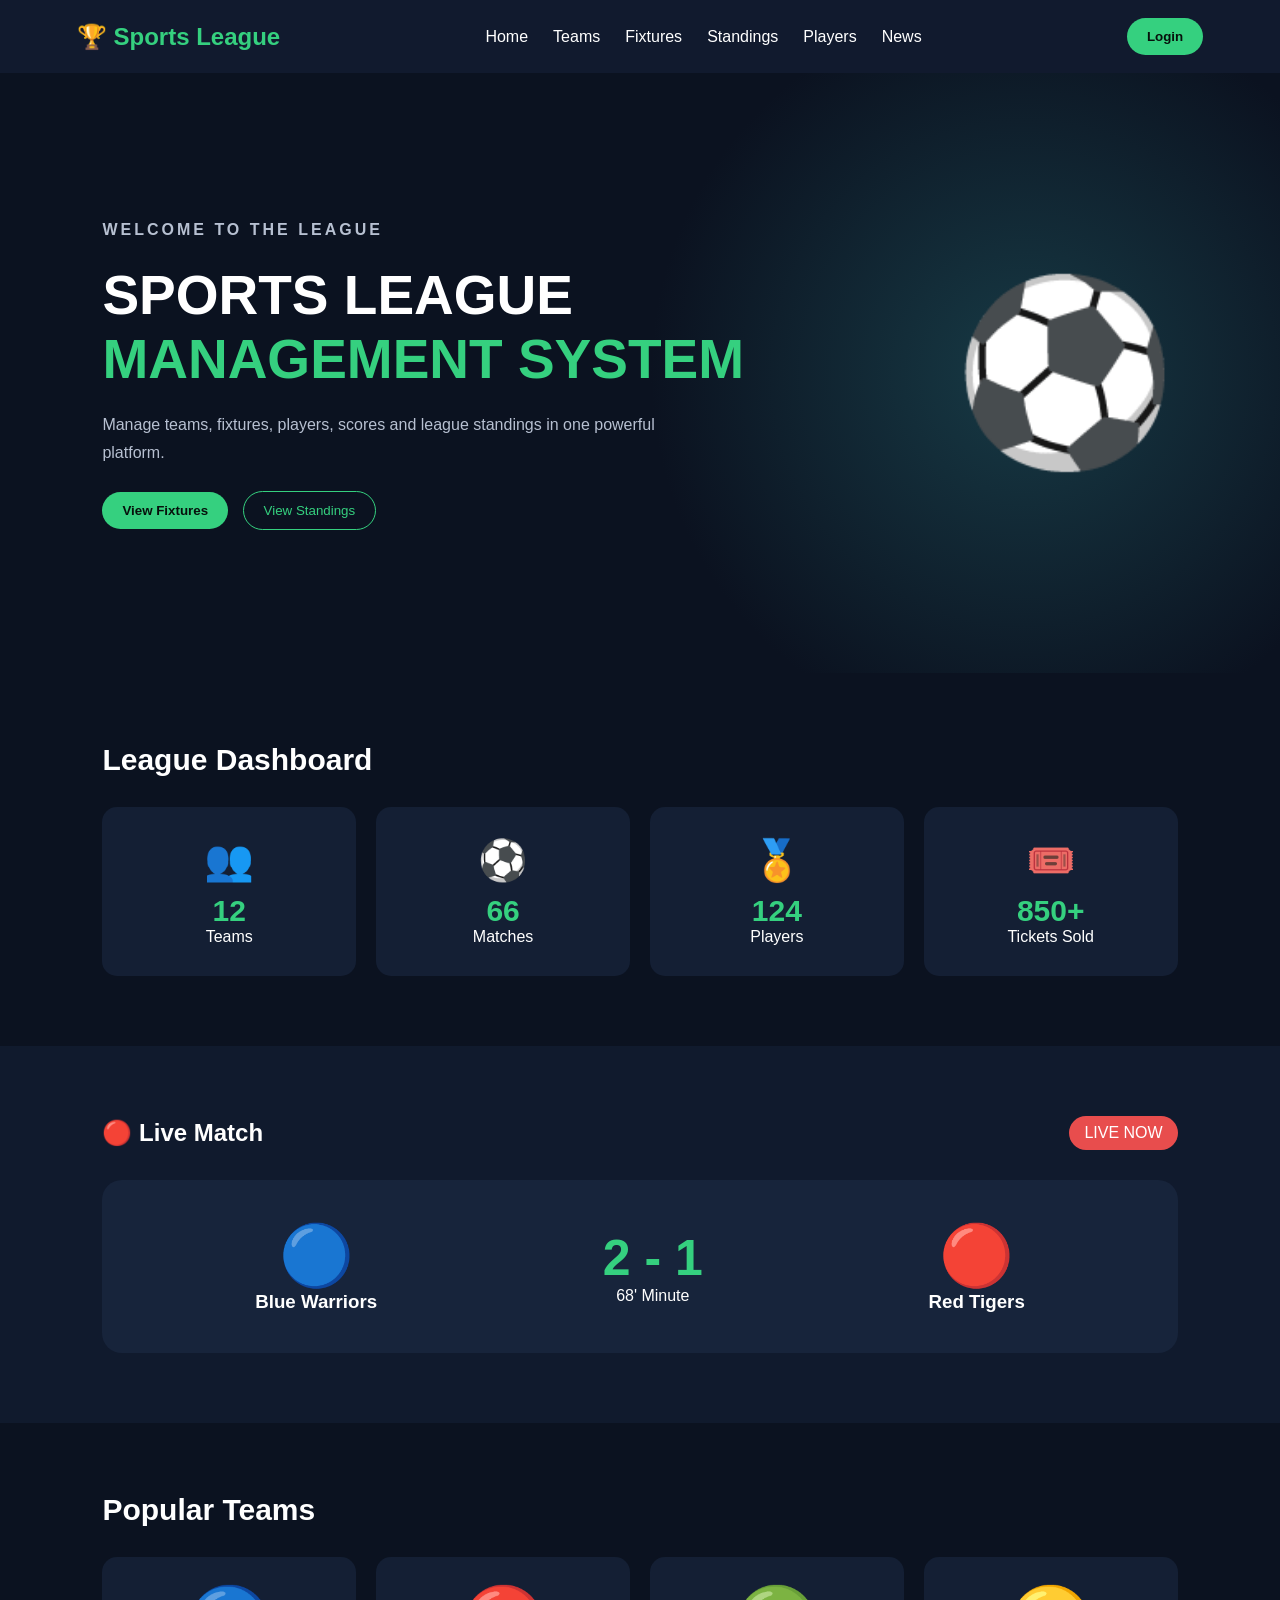
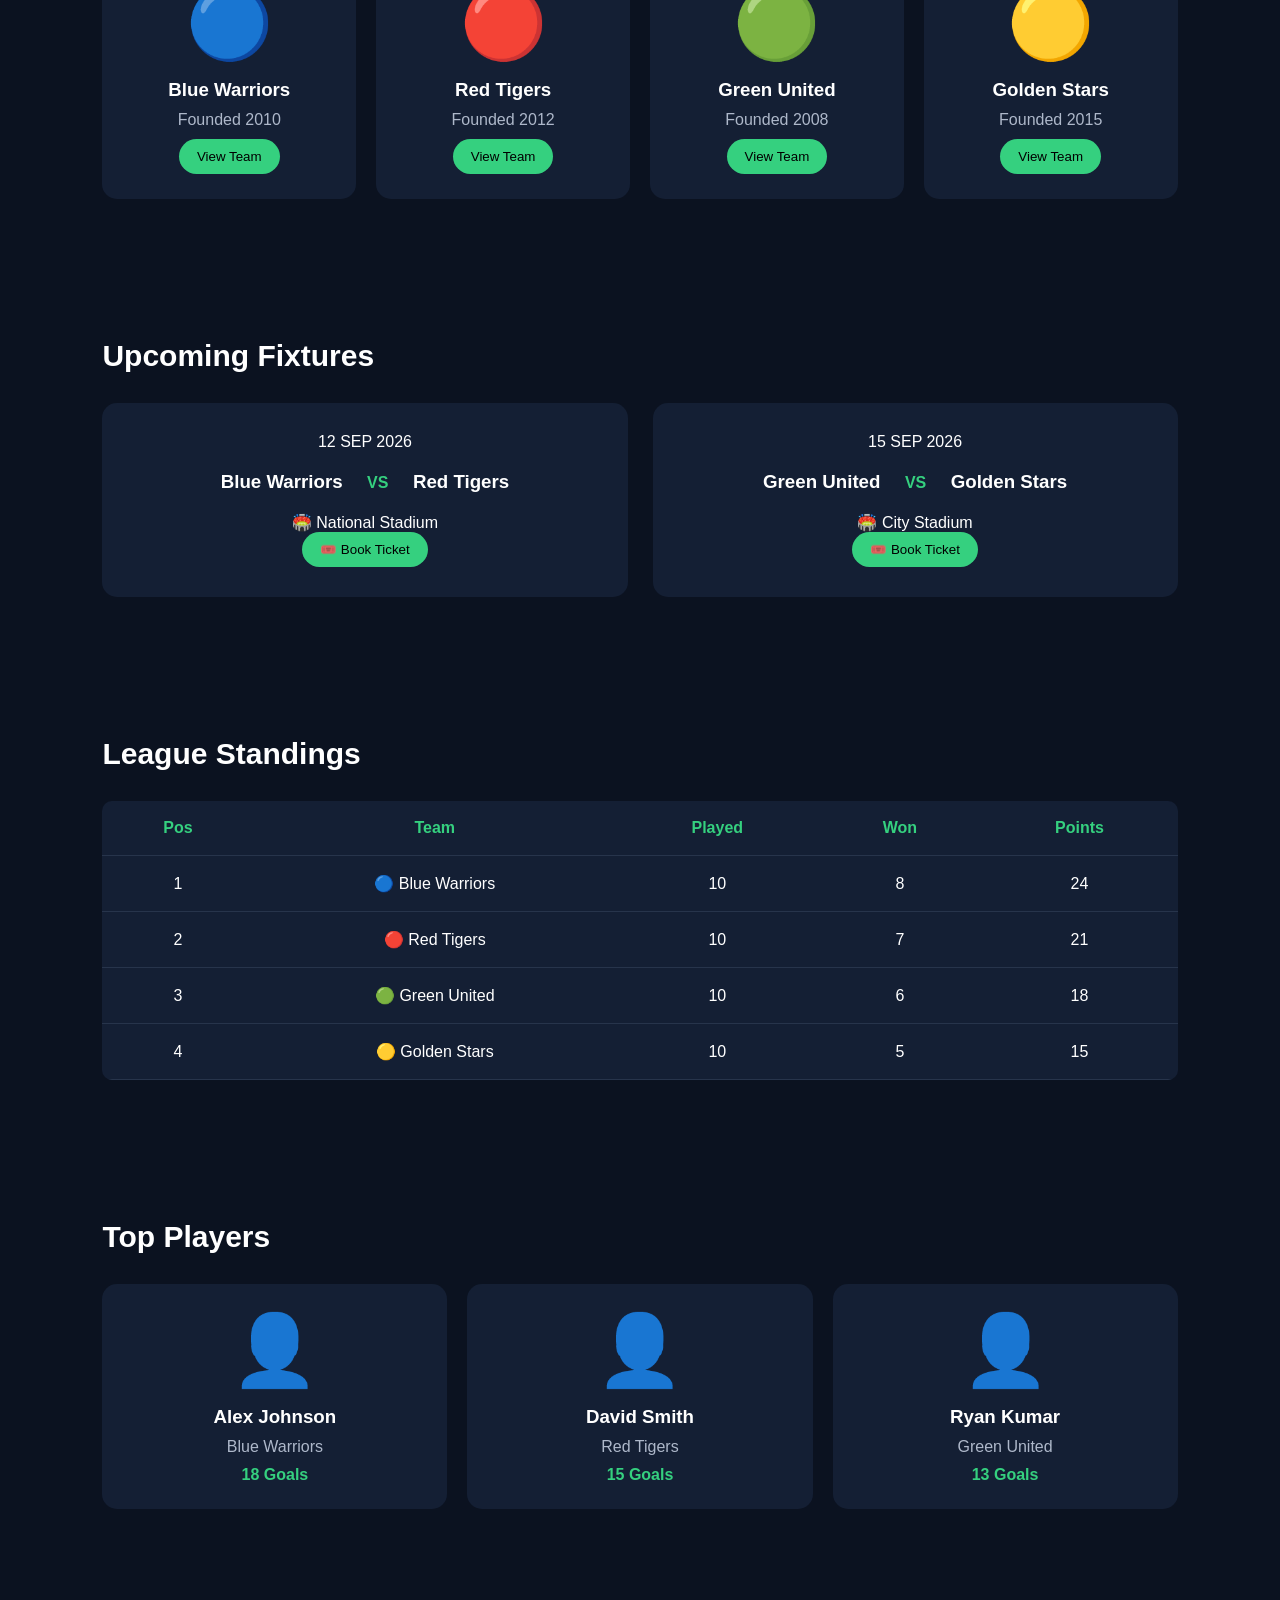
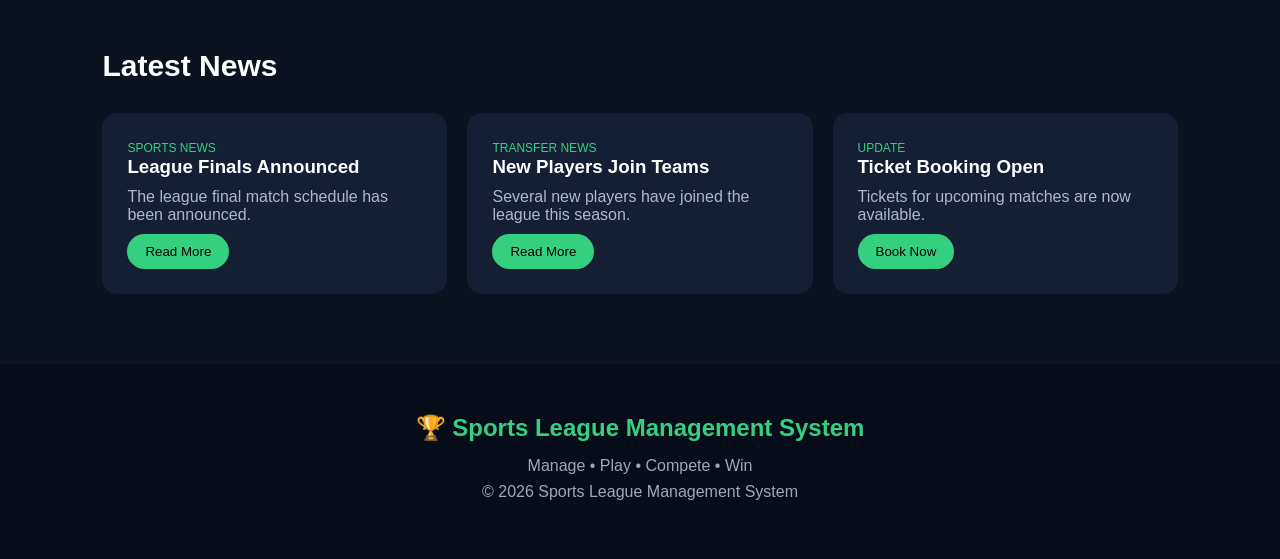
<file: index.html>
<!DOCTYPE html>
<html lang="en">
<head>
    <meta charset="UTF-8">
    <meta name="viewport" content="width=device-width, initial-scale=1.0">
    <title>Sports League Management System</title>
    <link rel="stylesheet" href="style.css">
</head>

<body>

    <!-- Navigation -->
    <header>
        <nav>
            <h2>🏆 Sports League</h2>

            <ul>
                <li><a href="#home">Home</a></li>
                <li><a href="#teams">Teams</a></li>
                <li><a href="#fixtures">Fixtures</a></li>
                <li><a href="#standings">Standings</a></li>
                <li><a href="#players">Players</a></li>
                <li><a href="#news">News</a></li>
            </ul>

            <button onclick="showLogin()">Login</button>
        </nav>
    </header>


    <!-- Hero Section -->
    <section id="home" class="hero">

        <div class="hero-content">
            <p class="small-title">WELCOME TO THE LEAGUE</p>

            <h1>
                SPORTS LEAGUE<br>
                <span>MANAGEMENT SYSTEM</span>
            </h1>

            <p>
                Manage teams, fixtures, players, scores and league
                standings in one powerful platform.
            </p>

            <div>
                <button class="primary-btn" onclick="viewFixtures()">
                    View Fixtures
                </button>

                <button class="secondary-btn" onclick="viewStandings()">
                    View Standings
                </button>
            </div>
        </div>

        <div class="hero-ball">
            ⚽
        </div>

    </section>


    <!-- Dashboard -->
    <section class="dashboard">

        <h2>League Dashboard</h2>

        <div class="cards">

            <div class="card">
                <div class="icon">👥</div>
                <h3>12</h3>
                <p>Teams</p>
            </div>

            <div class="card">
                <div class="icon">⚽</div>
                <h3>66</h3>
                <p>Matches</p>
            </div>

            <div class="card">
                <div class="icon">🏅</div>
                <h3>124</h3>
                <p>Players</p>
            </div>

            <div class="card">
                <div class="icon">🎟️</div>
                <h3>850+</h3>
                <p>Tickets Sold</p>
            </div>

        </div>

    </section>


    <!-- Live Match -->
    <section class="live-section">

        <div class="section-title">
            <h2>🔴 Live Match</h2>
            <span>LIVE NOW</span>
        </div>

        <div class="match">

            <div class="team">
                <div class="team-logo">🔵</div>
                <h3>Blue Warriors</h3>
            </div>

            <div class="score">
                <h1 id="score">2 - 1</h1>
                <p>68' Minute</p>
            </div>

            <div class="team">
                <div class="team-logo">🔴</div>
                <h3>Red Tigers</h3>
            </div>

        </div>

    </section>


    <!-- Teams -->
    <section id="teams" class="section">

        <h2>Popular Teams</h2>

        <div class="team-container">

            <div class="team-card">
                <div class="big-logo">🔵</div>
                <h3>Blue Warriors</h3>
                <p>Founded 2010</p>
                <button>View Team</button>
            </div>

            <div class="team-card">
                <div class="big-logo">🔴</div>
                <h3>Red Tigers</h3>
                <p>Founded 2012</p>
                <button>View Team</button>
            </div>

            <div class="team-card">
                <div class="big-logo">🟢</div>
                <h3>Green United</h3>
                <p>Founded 2008</p>
                <button>View Team</button>
            </div>

            <div class="team-card">
                <div class="big-logo">🟡</div>
                <h3>Golden Stars</h3>
                <p>Founded 2015</p>
                <button>View Team</button>
            </div>

        </div>

    </section>


    <!-- Fixtures -->
    <section id="fixtures" class="section">

        <h2>Upcoming Fixtures</h2>

        <div class="fixture-container">

            <div class="fixture">
                <p>12 SEP 2026</p>

                <h3>Blue Warriors</h3>

                <strong>VS</strong>

                <h3>Red Tigers</h3>

                <p>🏟️ National Stadium</p>

                <button onclick="bookTicket()">🎟️ Book Ticket</button>
            </div>


            <div class="fixture">
                <p>15 SEP 2026</p>

                <h3>Green United</h3>

                <strong>VS</strong>

                <h3>Golden Stars</h3>

                <p>🏟️ City Stadium</p>

                <button onclick="bookTicket()">🎟️ Book Ticket</button>
            </div>

        </div>

    </section>


    <!-- Standings -->
    <section id="standings" class="section">

        <h2>League Standings</h2>

        <table>

            <tr>
                <th>Pos</th>
                <th>Team</th>
                <th>Played</th>
                <th>Won</th>
                <th>Points</th>
            </tr>

            <tr>
                <td>1</td>
                <td>🔵 Blue Warriors</td>
                <td>10</td>
                <td>8</td>
                <td>24</td>
            </tr>

            <tr>
                <td>2</td>
                <td>🔴 Red Tigers</td>
                <td>10</td>
                <td>7</td>
                <td>21</td>
            </tr>

            <tr>
                <td>3</td>
                <td>🟢 Green United</td>
                <td>10</td>
                <td>6</td>
                <td>18</td>
            </tr>

            <tr>
                <td>4</td>
                <td>🟡 Golden Stars</td>
                <td>10</td>
                <td>5</td>
                <td>15</td>
            </tr>

        </table>

    </section>


    <!-- Players -->
    <section id="players" class="section">

        <h2>Top Players</h2>

        <div class="player-container">

            <div class="player-card">
                <div class="player-image">👤</div>
                <h3>Alex Johnson</h3>
                <p>Blue Warriors</p>
                <strong>18 Goals</strong>
            </div>

            <div class="player-card">
                <div class="player-image">👤</div>
                <h3>David Smith</h3>
                <p>Red Tigers</p>
                <strong>15 Goals</strong>
            </div>

            <div class="player-card">
                <div class="player-image">👤</div>
                <h3>Ryan Kumar</h3>
                <p>Green United</p>
                <strong>13 Goals</strong>
            </div>

        </div>

    </section>


    <!-- News -->
    <section id="news" class="section">

        <h2>Latest News</h2>

        <div class="news-container">

            <article>
                <span>SPORTS NEWS</span>
                <h3>League Finals Announced</h3>
                <p>
                    The league final match schedule has been announced.
                </p>
                <button>Read More</button>
            </article>

            <article>
                <span>TRANSFER NEWS</span>
                <h3>New Players Join Teams</h3>
                <p>
                    Several new players have joined the league this season.
                </p>
                <button>Read More</button>
            </article>

            <article>
                <span>UPDATE</span>
                <h3>Ticket Booking Open</h3>
                <p>
                    Tickets for upcoming matches are now available.
                </p>
                <button onclick="bookTicket()">Book Now</button>
            </article>

        </div>

    </section>


    <!-- Footer -->
    <footer>
        <h2>🏆 Sports League Management System</h2>
        <p>Manage • Play • Compete • Win</p>
        <p>© 2026 Sports League Management System</p>
    </footer>


    <script src="script.js"></script>

</body>
</html>
</file>
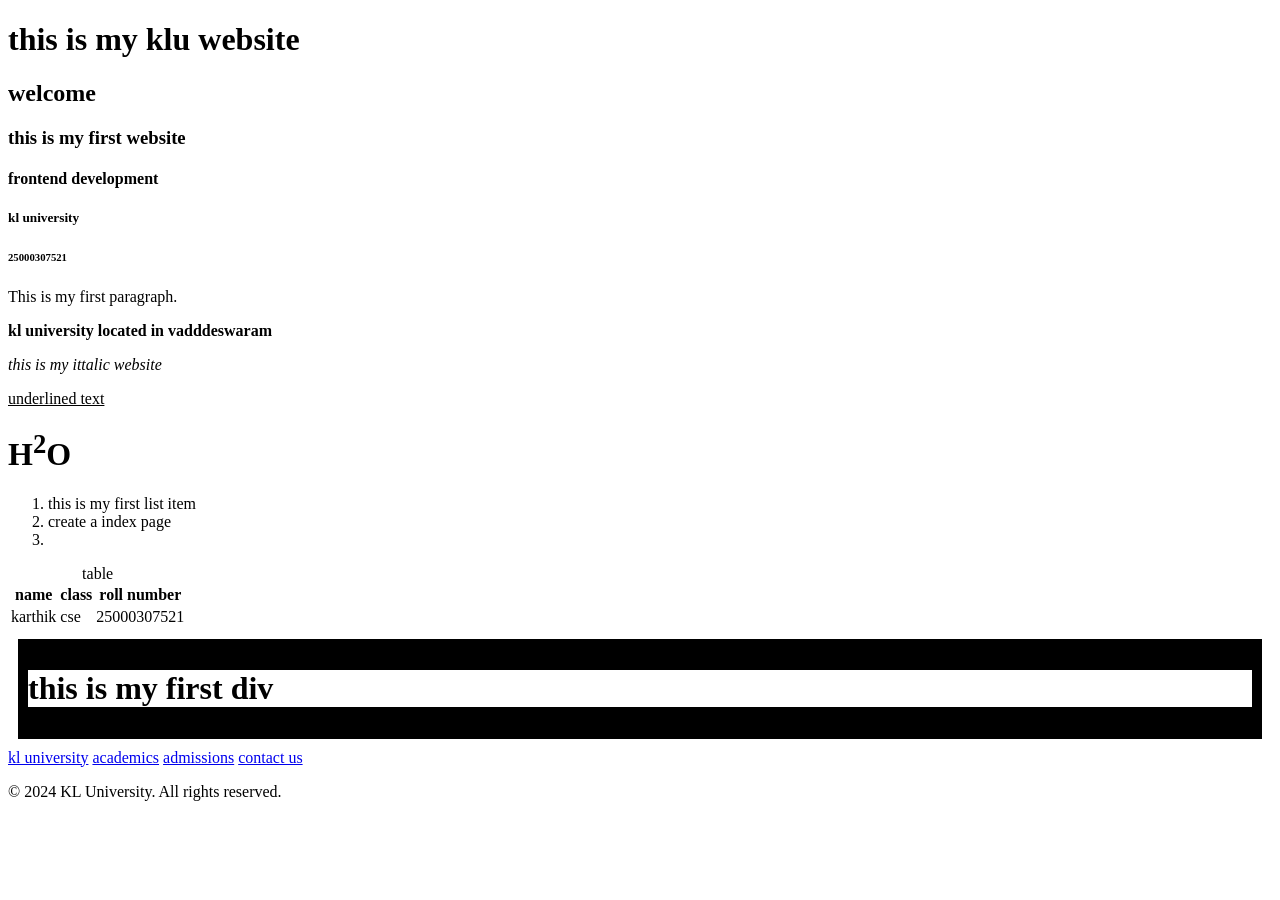
<file: insdex.html>
<!DOCTYPE html>
<html lang="en">
<head>
    <meta charset="UTF-8">
    <meta name="viewport" content="width=device-width, initial-scale=1.0">
    <title>klu website</title>
</head>
<body>
    <h1>this is my klu website</h1>
    <h2> welcome</h2>
    <h3>this is my first website</h3>
    <h4>frontend development</h4>
    <h5>kl university</h5>
    <h6>25000307521</h6>
    <div>
        <p>This is my first paragraph.</p>
    </div>
    <p><b> kl university located in vadddeswaram</b></p>
    <p><i> this is my ittalic website</i></p>
    <p></p><u> underlined text </u></p>
    <p><b><h1>H<sup>2</sup>O</h1></b></p>
    <ol>
        <li>this is my first list item</li>
        <li>create a index page</li>
        <li></li>
    </ol>
    <table>
        <caption>table</caption>
        <tr>
            <th>name</th>
            <th>class</th>
            <th>roll number</th>

        </tr>
        <tr>
            <td>karthik</td>
            <td>cse</td>
            <td>25000307521</td>
        </tr>
    </table>
    <div style ="background-color:  black; padding:10px; margin:10px;">
             <h1><div style ="background-color: white">this is my first div</h1>
    
    </div>
    <nav>
        <a href="mehar.html">kl university</a>
        <a href="krishnateja.html">academics</a>
        <a href="hari.html">admissions</a>
        <a href="varma.html">contact us</a>
    </nav>
    
</body>
<footer>
    <p>© 2024 KL University. All rights reserved.</p>
    </footer>
</html>
</file>
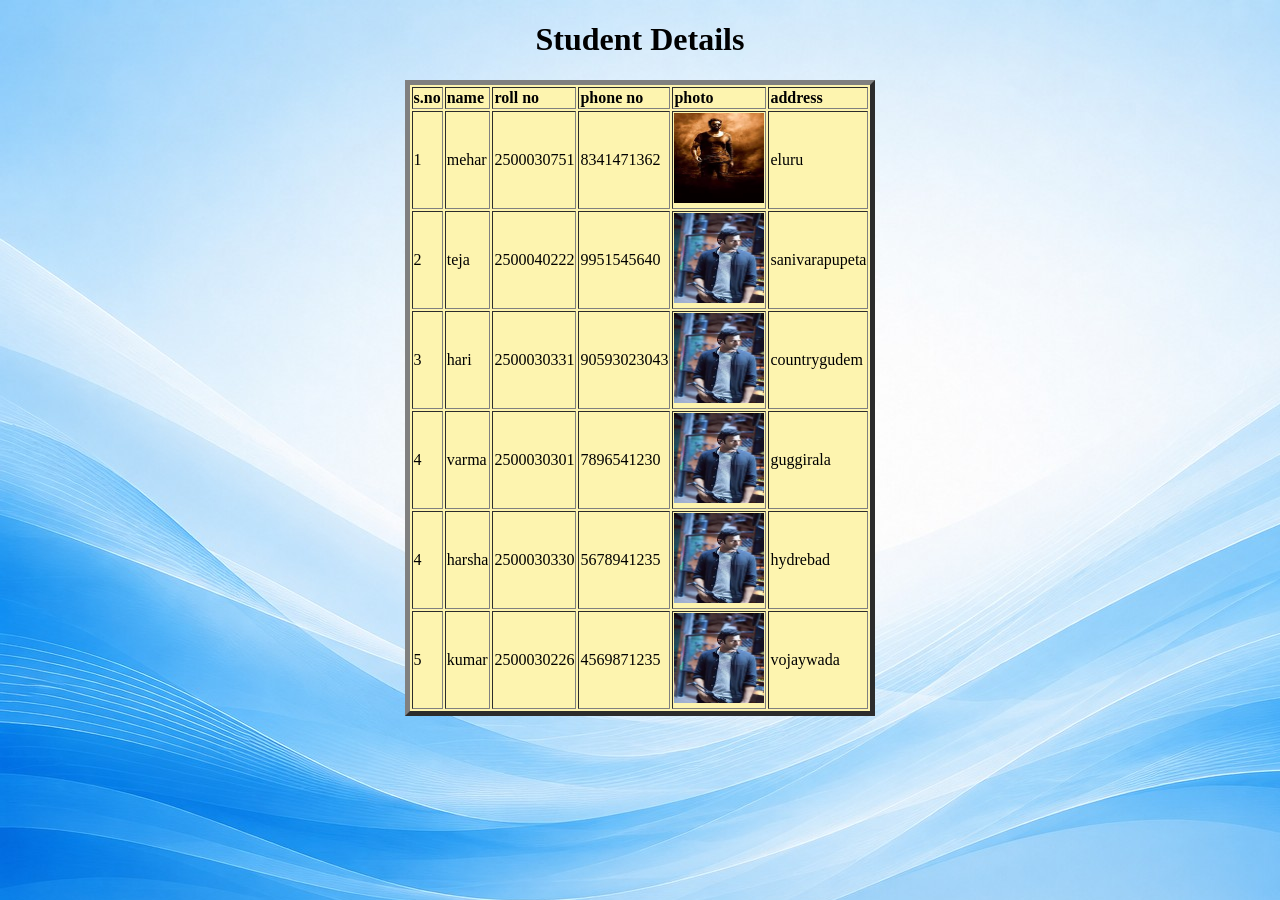
<file: labproject.html>
<!DOCTYPE html>
<html>
    <head>
        <title>student details</title>
    </head>
    <body>
        <body background="background.jpg"></body>
        <table border="5", align="center", bgcolor="#FDF4AF" >
            <h1 align="center">Student Details</h1>
            <tr>
                <td><b>s.no</b></td>
                <td><b>name</b></td>
                <td><b>roll no</b></td>
                <td><b>phone no</b></td>
                <td><b>photo</b></td>
                <td><b>address</b></td>

            </tr>
            <tr>
                <td>1</td>
                <td>mehar</td>
                <td>2500030751</td>
                <td>8341471362</td>
                <td><img src="mehar 1.jpeg" width ="90" height="90"></td>
                <td>eluru</td>
            </tr>
            <tr>
                <td>2</td>
                <td>teja</td>
                <td>2500040222</td>
                <td>9951545640</td>
                <td><img src="mehar 2.jpeg" width ="90" height="90"></td>
                <td>sanivarapupeta</td>
            </tr>
            <tr>
                <td>3</td>
                <td>hari</td>
                <td>2500030331</td>
                <td>90593023043</td>
                <td><img src="mehar 2.jpeg" width ="90" height="90"></td>
                <td>countrygudem</td>
            </tr>
            <tr>
                <td>4</td>
                <td>varma</td>
                <td>2500030301</td>
                <td>7896541230</td>
                <td><img src="mehar 2.jpeg" width ="90" height="90"></td>
                <td>guggirala</td>
            </tr>
            <tr>
                <td>4</td>
                <td>harsha</td>
                <td>2500030330</td>
                <td>5678941235</td>
                <td><img src="mehar 2.jpeg" width ="90" height="90"></td>
                <td>hydrebad</td>
            </tr>
            <tr>
                <td>5</td>
                <td>kumar</td>
                <td>2500030226</td>
                <td>4569871235</td>
                <td><img src="mehar 2.jpeg" width ="90" height="90"></td>
                <td>vojaywada</td>
            </tr>
            

        </table>
        
</html>
</file>
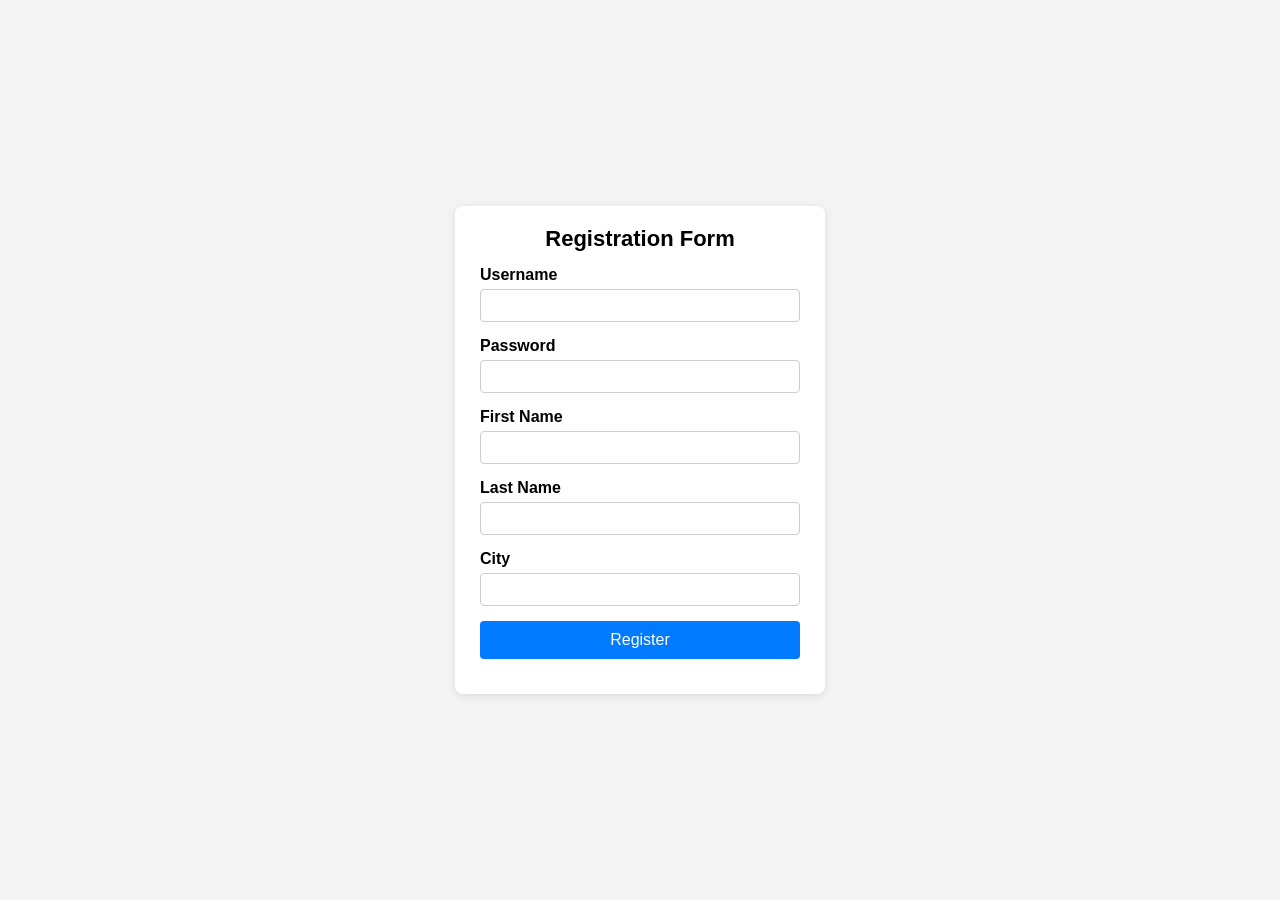
<file: loginpage.html>
<!DOCTYPE html>
<html lang="en">
<head>
  <meta charset="UTF-8">
  <meta name="viewport" content="width=device-width, initial-scale=1.0">
  <title>Registration Form</title>
  <style>
    body {
      font-family: Arial, sans-serif;
      background-color: #f4f4f4;
      display: flex;
      justify-content: center;
      align-items: center;
      height: 100vh;
      margin: 0;
    }
    .container {
      background: #fff;
      padding: 20px 25px;
      border-radius: 8px;
      box-shadow: 0 2px 10px rgba(0,0,0,0.1);
      width: 320px;
    }
    .container h1 {
      margin-top: 0;
      font-size: 22px;
      text-align: center;
    }
    .form-group {
      margin-bottom: 15px;
    }
    .form-group label {
      display: block;
      margin-bottom: 5px;
      font-weight: bold;
    }
    .form-group input,
    .form-group select {
      width: 100%;
      padding: 8px 10px;
      border: 1px solid #ccc;
      border-radius: 4px;
      box-sizing: border-box;
    }
    .form-group button {
      width: 100%;
      padding: 10px;
      border: none;
      border-radius: 4px;
      background: #007bff;
      color: #fff;
      font-size: 16px;
      cursor: pointer;
    }
    .form-group button:hover {
      background: #0056b3;
    }
  </style>
</head>
<body>
  <div class="container">
    <h1>Registration Form</h1>
    <form action="#" method="post">
      <div class="form-group">
        <label for="username">Username</label>
        <input type="text" id="username" name="username" required>
      </div>
      <div class="form-group">
        <label for="password">Password</label>
        <input type="password" id="password" name="password" required>
      </div>
      <div class="form-group">
        <label for="firstName">First Name</label>
        <input type="text" id="firstName" name="firstName" required>
      </div>
      <div class="form-group">
        <label for="lastName">Last Name</label>
        <input type="text" id="lastName" name="lastName" required>
      </div>
      <div class="form-group">
        <label for="city">City</label>
        <input type="text" id="city" name="city" required>
      </div>
      <div class="form-group">
        <button type="submit">Register</button>
      </div>
    </form>
  </div>
</body>
</html>
</file>
<file: style.css>
* {
    margin: 0;
    padding: 0;
    box-sizing: border-box;
    scroll-behavior: smooth;
}

body {
    font-family: Arial, sans-serif;
    background: #0b1220;
    color: white;
}


/* Navigation */

header {
    background: #111a2e;
    position: sticky;
    top: 0;
    z-index: 1000;
}

nav {
    display: flex;
    align-items: center;
    justify-content: space-between;
    padding: 18px 6%;
}

nav h2 {
    color: #35d07f;
}

nav ul {
    display: flex;
    list-style: none;
    gap: 25px;
}

nav a {
    color: white;
    text-decoration: none;
    transition: 0.3s;
}

nav a:hover {
    color: #35d07f;
}

nav button,
.primary-btn,
.secondary-btn {
    padding: 11px 20px;
    border: none;
    border-radius: 25px;
    cursor: pointer;
}

nav button,
.primary-btn {
    background: #35d07f;
    color: #07110c;
    font-weight: bold;
}


/* Hero */

.hero {
    min-height: 600px;
    padding: 80px 8%;
    display: flex;
    align-items: center;
    justify-content: space-between;
    background:
        radial-gradient(circle at 80% 50%, #173a45, transparent 35%),
        #0b1220;
}

.small-title {
    color: #35d07f;
    letter-spacing: 3px;
    font-weight: bold;
}

.hero h1 {
    font-size: 55px;
    margin: 20px 0;
}

.hero h1 span {
    color: #35d07f;
}

.hero p {
    max-width: 600px;
    line-height: 1.7;
    color: #b7c0d1;
}

.primary-btn,
.secondary-btn {
    margin-top: 25px;
    margin-right: 10px;
}

.secondary-btn {
    background: transparent;
    border: 1px solid #35d07f;
    color: #35d07f;
}

.hero-ball {
    font-size: 180px;
    animation: float 3s ease-in-out infinite;
}

@keyframes float {
    0%, 100% {
        transform: translateY(0);
    }

    50% {
        transform: translateY(-25px);
    }
}


/* Dashboard */

.dashboard,
.section,
.live-section {
    padding: 70px 8%;
}

.dashboard h2,
.section h2 {
    margin-bottom: 30px;
    font-size: 30px;
}

.cards {
    display: grid;
    grid-template-columns: repeat(4, 1fr);
    gap: 20px;
}

.card {
    background: #141f34;
    padding: 30px;
    border-radius: 15px;
    text-align: center;
    transition: 0.3s;
}

.card:hover,
.team-card:hover,
.player-card:hover,
.news-container article:hover {
    transform: translateY(-8px);
}

.icon {
    font-size: 40px;
    margin-bottom: 10px;
}

.card h3 {
    font-size: 30px;
    color: #35d07f;
}


/* Live Match */

.live-section {
    background: #101a2d;
}

.section-title {
    display: flex;
    justify-content: space-between;
    align-items: center;
}

.section-title span {
    background: #e84d4d;
    padding: 8px 15px;
    border-radius: 20px;
}

.match {
    margin-top: 30px;
    background: #17243b;
    padding: 40px;
    border-radius: 20px;
    display: flex;
    align-items: center;
    justify-content: space-around;
    text-align: center;
}

.team-logo {
    font-size: 60px;
}

.score h1 {
    font-size: 50px;
    color: #35d07f;
}


/* Teams */

.team-container,
.player-container,
.news-container {
    display: grid;
    grid-template-columns: repeat(4, 1fr);
    gap: 20px;
}

.team-card,
.player-card,
.news-container article {
    background: #141f34;
    padding: 25px;
    border-radius: 15px;
    text-align: center;
    transition: 0.3s;
}

.big-logo,
.player-image {
    font-size: 70px;
    margin-bottom: 15px;
}

.team-card p,
.player-card p,
.news-container p {
    color: #aeb8ca;
    margin: 10px 0;
}

.team-card button,
.fixture button,
.news-container button {
    background: #35d07f;
    border: none;
    padding: 10px 18px;
    border-radius: 20px;
    cursor: pointer;
}


/* Fixtures */

.fixture-container {
    display: grid;
    grid-template-columns: repeat(2, 1fr);
    gap: 25px;
}

.fixture {
    background: #141f34;
    padding: 30px;
    border-radius: 15px;
    text-align: center;
}

.fixture h3 {
    display: inline-block;
    margin: 20px;
}

.fixture strong {
    color: #35d07f;
}


/* Table */

table {
    width: 100%;
    border-collapse: collapse;
    background: #141f34;
    border-radius: 10px;
    overflow: hidden;
}

th,
td {
    padding: 18px;
    text-align: center;
    border-bottom: 1px solid #27344b;
}

th {
    color: #35d07f;
}


/* Players */

.player-container {
    grid-template-columns: repeat(3, 1fr);
}

.player-card strong {
    color: #35d07f;
}


/* News */

.news-container {
    grid-template-columns: repeat(3, 1fr);
}

.news-container article {
    text-align: left;
}

.news-container span {
    color: #35d07f;
    font-size: 12px;
}


/* Footer */

footer {
    text-align: center;
    padding: 50px;
    background: #070d18;
}

footer h2 {
    color: #35d07f;
    margin-bottom: 15px;
}

footer p {
    color: #9da8bb;
    margin: 8px;
}


/* Responsive */

@media (max-width: 900px) {

    nav ul {
        display: none;
    }

    .hero {
        flex-direction: column;
        text-align: center;
    }

    .hero h1 {
        font-size: 40px;
    }

    .hero-ball {
        font-size: 100px;
        margin-top: 40px;
    }

    .cards,
    .team-container {
        grid-template-columns: repeat(2, 1fr);
    }

    .player-container,
    .news-container,
    .fixture-container {
        grid-template-columns: 1fr;
    }
}

@media (max-width: 500px) {

    .cards,
    .team-container {
        grid-template-columns: 1fr;
    }

    .match {
        flex-direction: column;
        gap: 30px;
    }
}
</file>
